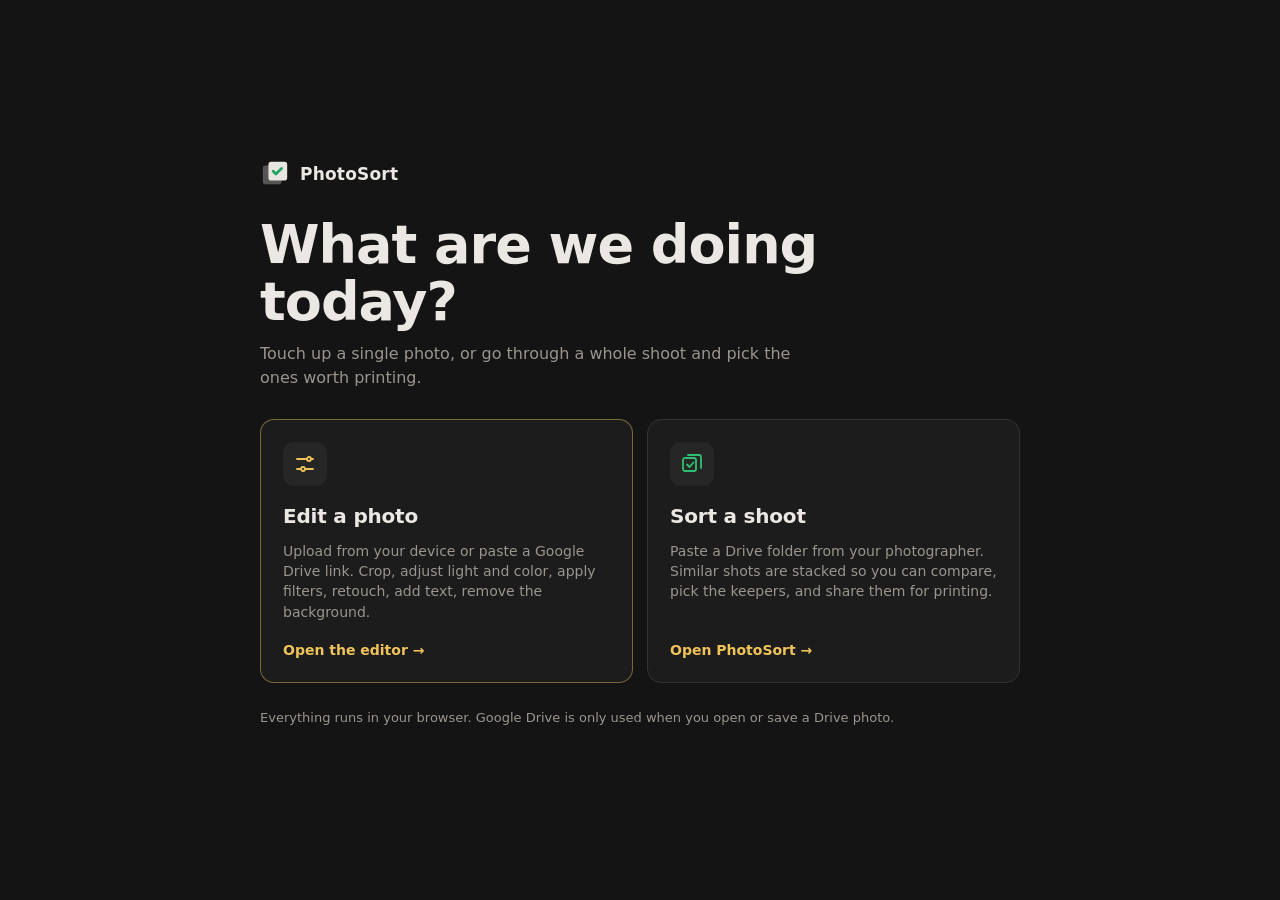
<file: index.html>
<!doctype html>
<html lang="en">
<head>
  <meta charset="utf-8">
  <meta name="viewport" content="width=device-width, initial-scale=1, viewport-fit=cover">
  <meta name="color-scheme" content="dark">
  <title>PhotoSort</title>
  <link rel="icon" href="data:image/svg+xml,%3Csvg xmlns='http://www.w3.org/2000/svg' viewBox='0 0 32 32'%3E%3Crect x='3' y='7' width='20' height='20' rx='3' fill='%23555'/%3E%3Crect x='9' y='3' width='20' height='20' rx='3' fill='%23e9e6e1'/%3E%3Cpath d='M14 13l3 3 6-6' stroke='%2321a366' stroke-width='3' fill='none' stroke-linecap='round' stroke-linejoin='round'/%3E%3C/svg%3E">
  <script>
    // Links from before the landing page existed pointed straight at the sorter (…/#/f/<folder>).
    if (/^#\/(f\/|demo)|^#demo$/.test(location.hash)) location.replace('sort.html' + location.hash);
  </script>
  <link rel="stylesheet" href="styles.css">
  <style>
    .landing { min-height: 100vh; display: grid; place-items: center; padding: 40px 16px; }
    .landing-card { width: min(760px, 100%); }
    .landing h1 { font-size: clamp(34px, 6vw, 54px); line-height: 1.05; margin: 28px 0 12px; letter-spacing: -1px; }
    .choices { display: grid; grid-template-columns: repeat(auto-fit, minmax(260px, 1fr)); gap: 14px; margin-top: 30px; }
    .choice {
      display: flex; flex-direction: column; gap: 10px; padding: 22px; border-radius: 14px;
      border: 1px solid var(--line); background: var(--bg-2); color: var(--text); text-decoration: none;
      transition: border-color .15s, background .15s, transform .1s;
    }
    .choice:hover { border-color: #5a5a5a; background: #202020; }
    .choice:active { transform: translateY(1px); }
    .choice .ico { width: 44px; height: 44px; border-radius: 11px; display: grid; place-items: center; background: var(--bg-3); }
    .choice h2 { margin: 6px 0 0; font-size: 20px; letter-spacing: -.2px; }
    .choice p { margin: 0; color: var(--muted); font-size: 14px; }
    .choice .go { margin-top: auto; padding-top: 8px; color: var(--accent); font-weight: 600; font-size: 14px; }
    .choice.primary-choice { border-color: rgba(240,195,90,.45); }
    .landing .foot { margin-top: 26px; font-size: 13px; }
  </style>
</head>
<body>
  <main class="landing">
    <div class="landing-card">
      <div class="brand">
        <svg viewBox="0 0 32 32" width="30" height="30" aria-hidden="true"><rect x="3" y="7" width="20" height="20" rx="3" fill="#555"/><rect x="9" y="3" width="20" height="20" rx="3" fill="#e9e6e1"/><path d="M14 13l3 3 6-6" stroke="#21a366" stroke-width="3" fill="none" stroke-linecap="round" stroke-linejoin="round"/></svg>
        PhotoSort
      </div>
      <h1>What are we doing today?</h1>
      <p class="lede">Touch up a single photo, or go through a whole shoot and pick the ones worth printing.</p>

      <div class="choices">
        <a class="choice primary-choice" href="edit.html" id="go-edit">
          <span class="ico" aria-hidden="true">
            <svg viewBox="0 0 24 24" width="24" height="24" fill="none" stroke="#f0c35a" stroke-width="1.8" stroke-linecap="round" stroke-linejoin="round"><path d="M4 7h10M18 7h2M4 17h4M12 17h8"/><circle cx="16" cy="7" r="2"/><circle cx="10" cy="17" r="2"/></svg>
          </span>
          <h2>Edit a photo</h2>
          <p>Upload from your device or paste a Google Drive link. Crop, adjust light and color, apply filters, retouch, add text, remove the background.</p>
          <span class="go">Open the editor →</span>
        </a>
        <a class="choice" href="sort.html" id="go-sort">
          <span class="ico" aria-hidden="true">
            <svg viewBox="0 0 24 24" width="24" height="24" fill="none" stroke="#2fbf71" stroke-width="1.8" stroke-linecap="round" stroke-linejoin="round"><rect x="3" y="6" width="13" height="13" rx="2"/><path d="M8 3h11a2 2 0 0 1 2 2v11"/><path d="M7 12.5l2.5 2.5 4-4.5"/></svg>
          </span>
          <h2>Sort a shoot</h2>
          <p>Paste a Drive folder from your photographer. Similar shots are stacked so you can compare, pick the keepers, and share them for printing.</p>
          <span class="go">Open PhotoSort →</span>
        </a>
      </div>
      <p class="foot muted">Everything runs in your browser. Google Drive is only used when you open or save a Drive photo.</p>
    </div>
  </main>
</body>
</html>
</file>
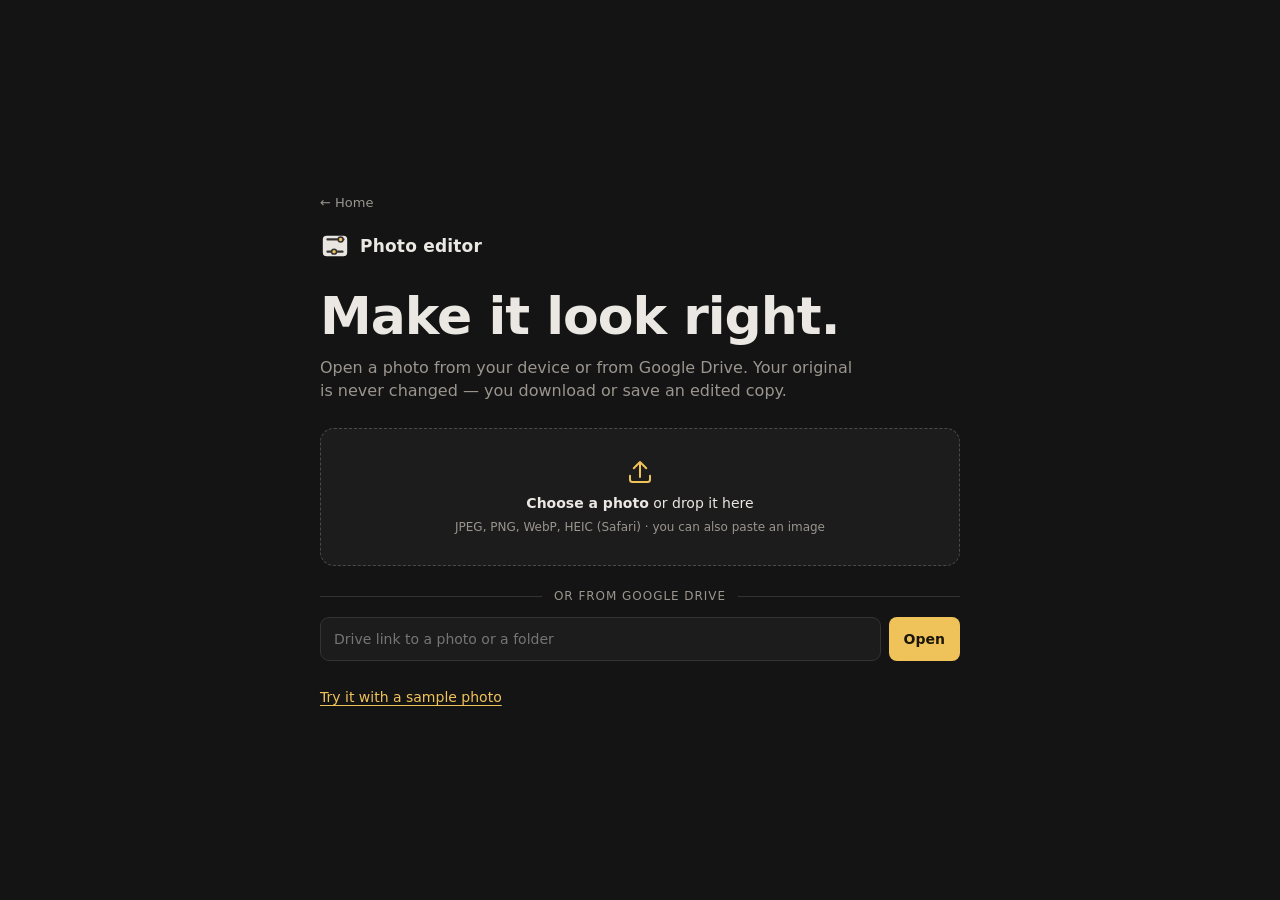
<file: edit.html>
<!doctype html>
<html lang="en">
<head>
  <meta charset="utf-8">
  <meta name="viewport" content="width=device-width, initial-scale=1, viewport-fit=cover">
  <meta name="color-scheme" content="dark">
  <title>Photo editor · PhotoSort</title>
  <link rel="icon" href="data:image/svg+xml,%3Csvg xmlns='http://www.w3.org/2000/svg' viewBox='0 0 32 32'%3E%3Crect x='3' y='5' width='26' height='22' rx='4' fill='%23e9e6e1'/%3E%3Cpath d='M8 9h12M24 9h1M8 22h5M17 22h7' stroke='%23333' stroke-width='2.4' stroke-linecap='round'/%3E%3Ccircle cx='22' cy='9' r='2.6' fill='%23f0c35a' stroke='%23333' stroke-width='1.6'/%3E%3Ccircle cx='15' cy='22' r='2.6' fill='%23f0c35a' stroke='%23333' stroke-width='1.6'/%3E%3C/svg%3E">
  <link rel="stylesheet" href="styles.css">
  <link rel="stylesheet" href="editor.css">
</head>
<body class="ed">
  <!-- Top bar (editing) -->
  <header id="e-top" hidden>
    <a class="icon-btn" href="./" title="Home" aria-label="Home">
      <svg viewBox="0 0 24 24" width="20" height="20"><path d="M15 5l-7 7 7 7" fill="none" stroke="currentColor" stroke-width="2" stroke-linecap="round" stroke-linejoin="round"/></svg>
    </a>
    <div class="e-title">
      <div id="e-name"></div>
      <div id="e-meta" class="muted small"></div>
    </div>
    <div class="e-nav" id="e-nav" hidden>
      <button id="e-prev" class="icon-btn" title="Previous photo in folder" aria-label="Previous photo">‹</button>
      <button id="e-folder" class="ghost small-btn" title="Back to the folder">Folder</button>
      <button id="e-next" class="icon-btn" title="Next photo in folder" aria-label="Next photo">›</button>
    </div>
    <button id="e-open" class="ghost small-btn hide-sm" title="Open a different photo">Open…</button>
    <div class="e-hist">
      <button id="e-undo" class="icon-btn" title="Undo (Ctrl+Z)" aria-label="Undo" disabled>
        <svg viewBox="0 0 24 24" width="19" height="19" fill="none" stroke="currentColor" stroke-width="2" stroke-linecap="round" stroke-linejoin="round"><path d="M9 14L4 9l5-5"/><path d="M4 9h10.5a5.5 5.5 0 0 1 0 11H11"/></svg>
      </button>
      <button id="e-redo" class="icon-btn" title="Redo (Ctrl+Shift+Z)" aria-label="Redo" disabled>
        <svg viewBox="0 0 24 24" width="19" height="19" fill="none" stroke="currentColor" stroke-width="2" stroke-linecap="round" stroke-linejoin="round"><path d="M15 14l5-5-5-5"/><path d="M20 9H9.5a5.5 5.5 0 0 0 0 11H13"/></svg>
      </button>
    </div>
    <button id="e-before" class="ghost small-btn" title="Hold to see the original (\)">Before</button>
    <button id="e-reset" class="ghost small-btn hide-sm" title="Undo all edits">Reset</button>
    <button id="e-export" class="primary">Save</button>
  </header>
  <div id="auth-banner" hidden>Your Google session expired. <button id="btn-reconnect" class="link">Reconnect</button></div>

  <!-- Open -->
  <section id="screen-open" class="start">
    <div class="start-card">
      <a class="home-link" href="./">← Home</a>
      <div class="brand">
        <svg viewBox="0 0 32 32" width="30" height="30" aria-hidden="true"><rect x="3" y="5" width="26" height="22" rx="4" fill="#e9e6e1"/><path d="M8 9h12M24 9h1M8 22h5M17 22h7" stroke="#333" stroke-width="2.4" stroke-linecap="round"/><circle cx="22" cy="9" r="2.6" fill="#f0c35a" stroke="#333" stroke-width="1.6"/><circle cx="15" cy="22" r="2.6" fill="#f0c35a" stroke="#333" stroke-width="1.6"/></svg>
        Photo editor
      </div>
      <h1>Make it look right.</h1>
      <p class="lede">Open a photo from your device or from Google Drive. Your original is never changed — you download or save an edited copy.</p>

      <label class="drop" id="drop">
        <input type="file" id="file" accept="image/*" hidden>
        <svg viewBox="0 0 24 24" width="30" height="30" fill="none" stroke="currentColor" stroke-width="1.6" stroke-linecap="round" stroke-linejoin="round" aria-hidden="true"><path d="M12 16V4M7 9l5-5 5 5"/><path d="M4 15v3a2 2 0 0 0 2 2h12a2 2 0 0 0 2-2v-3"/></svg>
        <span><b>Choose a photo</b> or drop it here</span>
        <span class="muted small">JPEG, PNG, WebP, HEIC (Safari) · you can also paste an image</span>
      </label>

      <div class="or"><span>or from Google Drive</span></div>
      <form id="drive-form" autocomplete="off">
        <input id="link" type="text" inputmode="url" spellcheck="false" placeholder="Drive link to a photo or a folder" aria-label="Google Drive link" required>
        <button class="primary" type="submit">Open</button>
      </form>
      <p id="open-msg" class="msg" hidden></p>
      <div id="setup" class="setup" hidden>
        <p><b>One-time setup needed for Google Drive.</b> This copy has no Google OAuth Client ID yet. Follow the <a href="https://github.com/hms-cap/photosort#google-cloud-setup" target="_blank" rel="noopener">setup guide</a>, then paste the Client ID here (saved in this browser only).</p>
        <div class="row"><input id="cid" placeholder="1234-abc.apps.googleusercontent.com"><button id="save-cid">Save</button></div>
      </div>
      <div class="start-foot">
        <button id="btn-sample" class="link">Try it with a sample photo</button>
      </div>
    </div>
  </section>

  <!-- Loading -->
  <section id="screen-loading" class="loading" hidden>
    <div class="spinner"></div>
    <p id="loading-text">Opening…</p>
  </section>

  <!-- Folder picker -->
  <section id="screen-folder" hidden>
    <div class="f-head">
      <button id="f-back" class="icon-btn" title="Open something else" aria-label="Back">
        <svg viewBox="0 0 24 24" width="20" height="20"><path d="M15 5l-7 7 7 7" fill="none" stroke="currentColor" stroke-width="2" stroke-linecap="round" stroke-linejoin="round"/></svg>
      </button>
      <div class="e-title"><div id="f-name"></div><div id="f-meta" class="muted small"></div></div>
    </div>
    <div id="f-grid" class="f-grid"></div>
  </section>

  <!-- Workspace -->
  <section id="screen-edit" hidden>
    <div id="stage">
      <canvas id="view"></canvas>
      <canvas id="overlay"></canvas>
      <div id="busy" hidden><div class="spinner"></div><span id="busy-text"></span></div>
      <div class="zoom">
        <button id="z-out" class="icon-btn" title="Zoom out (−)" aria-label="Zoom out">−</button>
        <button id="z-fit" class="zoom-val" title="Fit to screen (0)">Fit</button>
        <button id="z-in" class="icon-btn" title="Zoom in (+)" aria-label="Zoom in">+</button>
      </div>
    </div>

    <aside id="panel">
      <nav class="tabs" id="tabs" role="tablist">
        <button data-tool="crop"><svg viewBox="0 0 24 24"><path d="M6 2v14a2 2 0 0 0 2 2h14M2 6h14a2 2 0 0 1 2 2v14"/></svg>Crop</button>
        <button data-tool="adjust" class="on"><svg viewBox="0 0 24 24"><path d="M4 7h10M18 7h2M4 17h4M12 17h8"/><circle cx="16" cy="7" r="2"/><circle cx="10" cy="17" r="2"/></svg>Adjust</button>
        <button data-tool="filters"><svg viewBox="0 0 24 24"><circle cx="9" cy="9" r="5"/><circle cx="15" cy="9" r="5"/><circle cx="12" cy="15" r="5"/></svg>Filters</button>
        <button data-tool="retouch"><svg viewBox="0 0 24 24"><path d="M14 4l6 6-9 9H5v-6z"/><path d="M11 7l6 6"/></svg>Retouch</button>
        <button data-tool="text"><svg viewBox="0 0 24 24"><path d="M5 6V4h14v2M12 4v16M9 20h6"/></svg>Text</button>
        <button data-tool="draw"><svg viewBox="0 0 24 24"><path d="M3 21c3-1 4-3 5-5l9-9a2.1 2.1 0 0 0-3-3l-9 9c-2 1-4 2-5 5z"/></svg>Draw</button>
        <button data-tool="bg"><svg viewBox="0 0 24 24"><circle cx="12" cy="8" r="3.5"/><path d="M5 21c1-4 4-6 7-6s6 2 7 6"/><path d="M3 3h3M18 3h3M3 3v3M21 3v3" /></svg>Background</button>
      </nav>

      <div class="pane" data-pane="crop" hidden>
        <div class="row-btns">
          <button id="c-rotl" class="tool-btn" title="Rotate left"><svg viewBox="0 0 24 24"><path d="M4 4v6h6"/><path d="M4.5 13a8 8 0 1 0 2-7.3L4 10"/></svg>Rotate left</button>
          <button id="c-rotr" class="tool-btn" title="Rotate right"><svg viewBox="0 0 24 24"><path d="M20 4v6h-6"/><path d="M19.5 13a8 8 0 1 1-2-7.3L20 10"/></svg>Rotate right</button>
          <button id="c-fliph" class="tool-btn" title="Flip horizontally"><svg viewBox="0 0 24 24"><path d="M12 3v18M8 7L3 17h5zM16 7l5 10h-5z"/></svg>Flip</button>
          <button id="c-flipv" class="tool-btn" title="Flip vertically"><svg viewBox="0 0 24 24"><path d="M3 12h18M7 8L17 3v5zM7 16l10 5v-5z"/></svg>Flip vert.</button>
        </div>
        <div class="sl">
          <label><span>Straighten</span><output id="c-str-v">0°</output></label>
          <input type="range" id="c-str" min="-45" max="45" step="0.1" value="0">
        </div>
        <h4>Aspect ratio <button id="c-orient" class="link small" title="Swap portrait / landscape">⇄ swap</button></h4>
        <div class="chips" id="c-aspects"></div>
        <button id="c-reset" class="ghost wide">Reset crop &amp; rotation</button>
        <p class="hint">Drag the corners or edges of the frame. Drag inside it to move.</p>
      </div>

      <div class="pane" data-pane="adjust">
        <div class="row-btns"><button id="a-auto" class="tool-btn accent"><svg viewBox="0 0 24 24"><path d="M5 19L19 5M15 4l1 2 2 1-2 1-1 2-1-2-2-1 2-1zM5 10l.7 1.3L7 12l-1.3.7L5 14l-.7-1.3L3 12l1.3-.7z"/></svg>Auto enhance</button>
          <button id="a-reset" class="tool-btn">Reset adjustments</button></div>
        <div id="a-sliders"></div>
        <p class="hint">Double-click a slider's name to reset it.</p>
      </div>

      <div class="pane" data-pane="filters" hidden>
        <div class="presets" id="p-grid"></div>
        <div class="sl">
          <label><span>Strength</span><output id="p-str-v">100</output></label>
          <input type="range" id="p-str" min="0" max="100" step="1" value="100">
        </div>
        <p class="hint">Looks are applied on top of your adjustments.</p>
      </div>

      <div class="pane" data-pane="retouch" hidden>
        <div class="seg wide" id="r-mode">
          <button data-mode="heal" class="on">Heal</button>
          <button data-mode="blur">Blur</button>
        </div>
        <div class="sl">
          <label><span>Brush size</span><output id="r-size-v"></output></label>
          <input type="range" id="r-size" min="4" max="160" step="1" value="36">
        </div>
        <button id="r-clear" class="ghost wide">Remove all retouching</button>
        <p class="hint"><b>Heal</b>: paint over a blemish, spot or small object to blend it away. <b>Blur</b>: paint to soften an area (faces, licence plates, backgrounds). Zoom in for detail; <kbd>[</kbd> <kbd>]</kbd> change the brush size.</p>
      </div>

      <div class="pane" data-pane="text" hidden>
        <button id="t-add" class="tool-btn accent wide"><svg viewBox="0 0 24 24"><path d="M12 5v14M5 12h14"/></svg>Add text</button>
        <div id="t-edit" hidden>
          <textarea id="t-text" rows="2" placeholder="Type here"></textarea>
          <div class="field-row">
            <select id="t-font" aria-label="Font"></select>
            <div class="seg" id="t-style">
              <button data-k="weight" title="Bold"><b>B</b></button>
              <button data-k="italic" title="Italic"><i>I</i></button>
            </div>
            <div class="seg" id="t-align">
              <button data-a="left" title="Align left">⟸</button>
              <button data-a="center" title="Center">≡</button>
              <button data-a="right" title="Align right">⟹</button>
            </div>
          </div>
          <div class="sl">
            <label><span>Size</span><output id="t-size-v"></output></label>
            <input type="range" id="t-size" min="1" max="30" step="0.1">
          </div>
          <h4>Color</h4>
          <div class="swatches" id="t-colors"></div>
          <div class="field-row checks">
            <label class="check"><input type="checkbox" id="t-shadow"> Shadow</label>
            <label class="check"><input type="checkbox" id="t-outline"> Outline</label>
            <label class="check"><input type="checkbox" id="t-bg"> Label</label>
          </div>
          <button id="t-del" class="ghost wide danger">Delete text</button>
        </div>
        <p class="hint">Drag text on the photo to move it. Tap a text to edit it.</p>
      </div>

      <div class="pane" data-pane="draw" hidden>
        <div class="seg wide" id="d-mode">
          <button data-mode="pen" class="on">Pen</button>
          <button data-mode="marker">Marker</button>
          <button data-mode="eraser">Eraser</button>
        </div>
        <div class="sl">
          <label><span>Size</span><output id="d-size-v"></output></label>
          <input type="range" id="d-size" min="1" max="80" step="1" value="8">
        </div>
        <h4>Color</h4>
        <div class="swatches" id="d-colors"></div>
        <button id="d-clear" class="ghost wide">Clear all drawings</button>
      </div>

      <div class="pane" data-pane="bg" hidden>
        <button id="b-detect" class="tool-btn accent wide"><svg viewBox="0 0 24 24"><circle cx="12" cy="8" r="3.5"/><path d="M5 21c1-4 4-6 7-6s6 2 7 6"/></svg>Remove background</button>
        <div id="b-opts" hidden>
          <label class="check"><input type="checkbox" id="b-on" checked> Background removed</label>
          <h4>Replace with</h4>
          <div class="seg wide" id="b-mode">
            <button data-mode="transparent">Transparent</button>
            <button data-mode="color">Color</button>
            <button data-mode="blur">Blur</button>
          </div>
          <div id="b-color-wrap"><div class="swatches" id="b-colors"></div></div>
          <div class="sl" id="b-blur-wrap">
            <label><span>Blur</span><output id="b-blur-v"></output></label>
            <input type="range" id="b-blur" min="10" max="100" step="1">
          </div>
        </div>
        <p class="hint">Finds the people in the photo and separates them from the background. Works best on portraits and photos of people. The first use downloads a small model (~16 MB). Transparent backgrounds are saved as PNG.</p>
      </div>
    </aside>
  </section>

  <!-- Save / export -->
  <div id="export" class="overlay panel" hidden role="dialog" aria-label="Save">
    <div class="panel-card narrow">
      <div class="panel-head">
        <h2>Save your photo</h2>
        <button id="x-close" class="icon-btn" aria-label="Close">
          <svg viewBox="0 0 24 24" width="20" height="20"><path d="M6 6l12 12M18 6L6 18" stroke="currentColor" stroke-width="2" stroke-linecap="round"/></svg>
        </button>
      </div>
      <div class="panel-body x-body">
        <label class="field"><span>File name</span><input id="x-name"></label>
        <div class="x-row">
          <span class="x-label">Format</span>
          <div class="seg" id="x-format">
            <button data-f="jpeg">JPEG</button>
            <button data-f="png">PNG</button>
            <button data-f="webp">WebP</button>
          </div>
        </div>
        <div class="sl" id="x-q-wrap">
          <label><span>Quality</span><output id="x-q-v"></output></label>
          <input type="range" id="x-q" min="50" max="100" step="1" value="92">
        </div>
        <div class="x-row">
          <span class="x-label">Size</span>
          <select id="x-size"></select>
        </div>
        <p id="x-note" class="muted small" hidden></p>
        <div class="x-drive">
          <h4>Google Drive</h4>
          <div id="x-dest-wrap" hidden>
            <label class="check"><input type="radio" name="x-dest" value="same" checked> <span id="x-dest-same">Same folder as the original</span></label>
            <label class="check"><input type="radio" name="x-dest" value="root"> My Drive</label>
          </div>
          <p id="x-dest-root" class="muted small">Saved to the top of your My Drive.</p>
        </div>
        <div id="x-result" class="r-result" hidden></div>
      </div>
      <div class="panel-foot">
        <button id="x-drive" class="ghost">Save to Google Drive</button>
        <button id="x-download" class="primary">Download</button>
      </div>
    </div>
  </div>

  <div id="toast" role="status" aria-live="polite"></div>
  <script type="module" src="js/editor/main.js"></script>
</body>
</html>
</file>
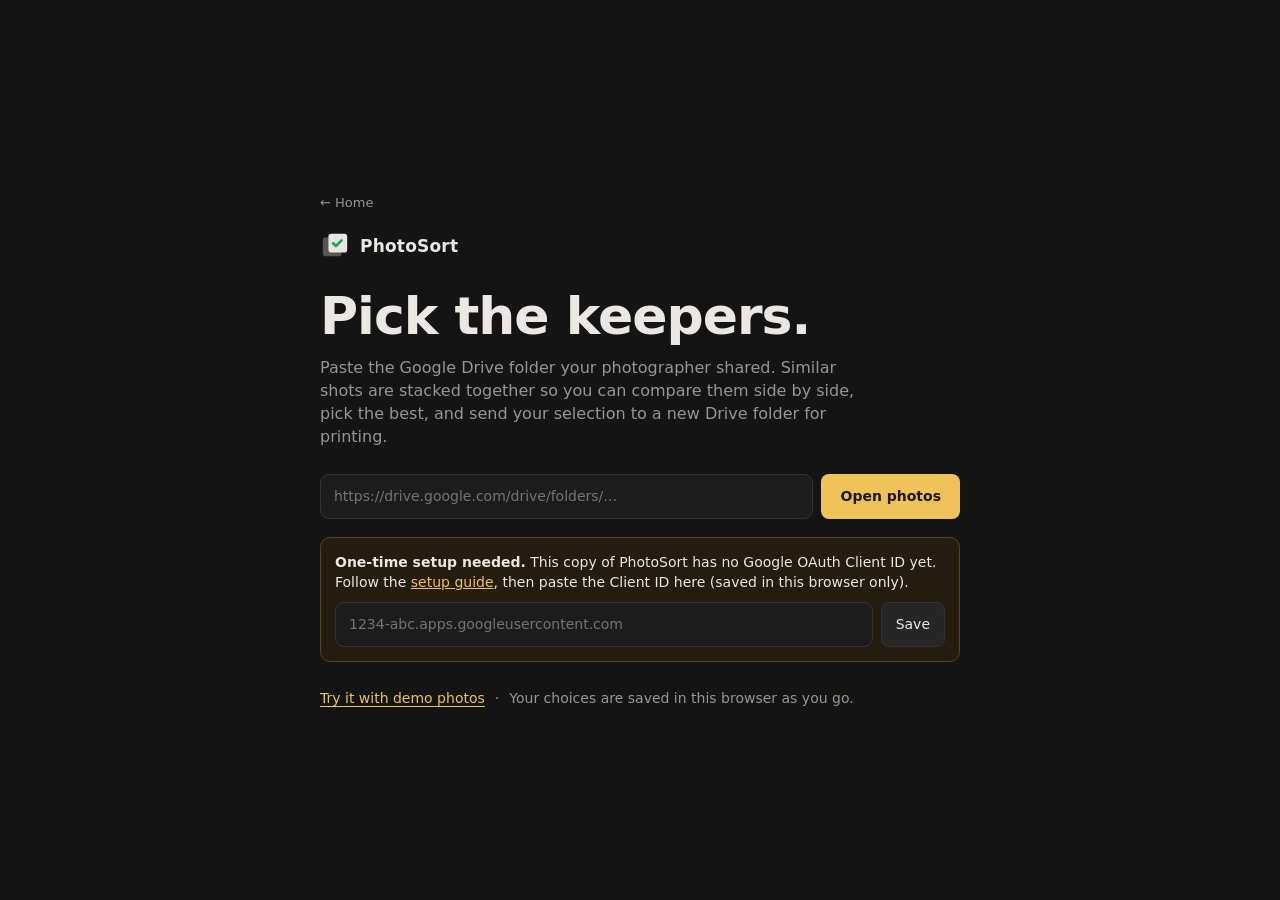
<file: sort.html>
<!doctype html>
<html lang="en">
<head>
  <meta charset="utf-8">
  <meta name="viewport" content="width=device-width, initial-scale=1, viewport-fit=cover">
  <meta name="color-scheme" content="dark">
  <title>PhotoSort</title>
  <link rel="icon" href="data:image/svg+xml,%3Csvg xmlns='http://www.w3.org/2000/svg' viewBox='0 0 32 32'%3E%3Crect x='3' y='7' width='20' height='20' rx='3' fill='%23555'/%3E%3Crect x='9' y='3' width='20' height='20' rx='3' fill='%23e9e6e1'/%3E%3Cpath d='M14 13l3 3 6-6' stroke='%2321a366' stroke-width='3' fill='none' stroke-linecap='round' stroke-linejoin='round'/%3E%3C/svg%3E">
  <link rel="stylesheet" href="styles.css">
</head>
<body>
  <!-- Top bar (grid screen) -->
  <header id="topbar" hidden>
    <button id="btn-home" class="icon-btn" title="Open another folder" aria-label="Home">
      <svg viewBox="0 0 24 24" width="20" height="20"><path d="M15 5l-7 7 7 7" fill="none" stroke="currentColor" stroke-width="2" stroke-linecap="round" stroke-linejoin="round"/></svg>
    </button>
    <div class="folder-title">
      <div id="folder-name"></div>
      <div id="folder-meta" class="muted small"></div>
    </div>
    <div class="seg rounds" id="rounds" role="tablist" aria-label="Selection rounds" hidden></div>
    <div class="seg filters" id="filters" role="tablist" aria-label="Filter photos">
      <button data-filter="all" class="on">All <b></b></button>
      <button data-filter="todo">To review <b></b></button>
      <button data-filter="p">Picked <b></b></button>
      <button data-filter="r">Rejected <b></b></button>
    </div>
    <div class="tools">
      <button id="btn-stack" class="chip" title="Stack similar shots together (S)" aria-pressed="true"></button>
      <label class="slider" id="sim-wrap" title="How alike photos must be to stack together">
        <span>Stacking</span><input id="sim" type="range" min="0" max="24" step="1">
      </label>
      <label class="slider hide-sm" title="Thumbnail size">
        <span>Size</span><input id="tile-size" type="range" min="120" max="380" step="10">
      </label>
      <button id="btn-help" class="icon-btn" title="Keyboard shortcuts (?)" aria-label="Help">?</button>
      <button id="btn-newwin" class="ghost hide-sm" title="Open your picks as the next round in a new window" hidden></button>
      <button id="btn-review" class="primary">Review &amp; share <span id="pick-count" class="pill">0</span></button>
    </div>
  </header>
  <div id="status-strip" hidden><span id="status-text"></span><div class="bar"><i id="status-bar"></i></div></div>
  <div id="auth-banner" hidden>Your Google session expired. <button id="btn-reconnect" class="link">Reconnect</button></div>

  <main>
    <!-- Start -->
    <section id="screen-start" class="start">
      <div class="start-card">
        <a class="home-link" href="./" title="Back to home">← Home</a>
        <div class="brand">
          <svg viewBox="0 0 32 32" width="30" height="30" aria-hidden="true"><rect x="3" y="7" width="20" height="20" rx="3" fill="#555"/><rect x="9" y="3" width="20" height="20" rx="3" fill="#e9e6e1"/><path d="M14 13l3 3 6-6" stroke="#21a366" stroke-width="3" fill="none" stroke-linecap="round" stroke-linejoin="round"/></svg>
          PhotoSort
        </div>
        <h1>Pick the keepers.</h1>
        <p class="lede">Paste the Google Drive folder your photographer shared. Similar shots are stacked together so you can compare them side by side, pick the best, and send your selection to a new Drive folder for printing.</p>
        <form id="open-form" autocomplete="off">
          <input id="link" type="text" inputmode="url" spellcheck="false" placeholder="https://drive.google.com/drive/folders/…" aria-label="Google Drive folder link" required>
          <button class="primary" type="submit" id="btn-open">Open photos</button>
        </form>
        <p id="start-msg" class="msg" hidden></p>
        <div id="setup" class="setup" hidden>
          <p><b>One-time setup needed.</b> This copy of PhotoSort has no Google OAuth Client ID yet. Follow the <a href="https://github.com/hms-cap/photosort#google-cloud-setup" target="_blank" rel="noopener">setup guide</a>, then paste the Client ID here (saved in this browser only).</p>
          <div class="row"><input id="cid" placeholder="1234-abc.apps.googleusercontent.com"><button id="save-cid">Save</button></div>
        </div>
        <div id="recent" hidden>
          <h3>Recent folders</h3>
          <ul></ul>
        </div>
        <div class="start-foot">
          <button id="btn-demo" class="link">Try it with demo photos</button>
          <span class="muted">·</span>
          <span class="muted">Your choices are saved in this browser as you go.</span>
        </div>
      </div>
    </section>

    <!-- Loading -->
    <section id="screen-loading" class="loading" hidden>
      <div class="spinner"></div>
      <p id="loading-text">Opening folder…</p>
    </section>

    <!-- Grid -->
    <section id="screen-grid" hidden>
      <div id="grid" class="grid" role="grid" aria-label="Photos"></div>
      <p id="grid-empty" class="empty" hidden></p>
    </section>
  </main>

  <!-- Viewer -->
  <div id="viewer" class="overlay viewer" hidden role="dialog" aria-label="Photo viewer">
    <div class="v-top">
      <button id="v-close" class="icon-btn" title="Back to grid (Esc)" aria-label="Close">
        <svg viewBox="0 0 24 24" width="20" height="20"><path d="M6 6l12 12M18 6L6 18" stroke="currentColor" stroke-width="2" stroke-linecap="round"/></svg>
      </button>
      <div class="v-title">
        <div id="v-name"></div>
        <div id="v-pos" class="muted small"></div>
      </div>
      <div class="seg" id="v-mode">
        <button data-mode="compare" title="See the whole stack side by side (C)">Compare</button>
        <button data-mode="single" title="One photo, large (Enter)">Single</button>
      </div>
      <button id="v-edit" class="ghost hide-sm" title="Open this photo in the editor (new tab)" hidden>Edit</button>
      <label class="check hide-sm" title="Move to the next photo after picking or rejecting">
        <input type="checkbox" id="v-auto"> Auto-advance
      </label>
    </div>
    <div class="v-stage" id="v-stage"></div>
    <div class="v-strip" id="v-strip"></div>
    <div class="v-actions">
      <button id="v-prev-set" class="ghost" title="Previous stack (↑)">‹ <span class="hide-sm">Prev stack</span></button>
      <button id="v-reject" class="act reject" title="Reject (X)">✕ Reject <kbd>X</kbd></button>
      <button id="v-pick" class="act pick" title="Pick (P)">✓ Pick <kbd>P</kbd></button>
      <button id="v-only" class="act" title="Pick this one, reject the rest of the stack (Shift+P)">Keep only <span class="hide-sm">this</span> <kbd>⇧P</kbd></button>
      <button id="v-next-set" class="ghost" title="Next stack (↓)"><span class="hide-sm">Next stack</span> ›</button>
    </div>
  </div>

  <!-- Review & share -->
  <div id="review" class="overlay panel" hidden role="dialog" aria-label="Review and share">
    <div class="panel-card">
      <div class="panel-head">
        <h2>Selected for print <span id="r-count" class="pill"></span></h2>
        <button id="r-close" class="icon-btn" aria-label="Close">
          <svg viewBox="0 0 24 24" width="20" height="20"><path d="M6 6l12 12M18 6L6 18" stroke="currentColor" stroke-width="2" stroke-linecap="round"/></svg>
        </button>
      </div>
      <div class="panel-body">
        <label class="field r-round" id="r-round-wrap" hidden><span>Share the picks from</span><select id="r-round"></select></label>
        <div id="r-grid" class="r-grid"></div>
        <p id="r-empty" class="empty" hidden>Nothing picked yet. Press <kbd>P</kbd> on a photo, or click its ✓, to add it here.</p>
        <div id="r-prev" class="r-prev" hidden></div>
        <div class="r-form">
          <label class="field"><span>New Drive folder name</span><input id="r-name"></label>
          <label class="check"><input type="checkbox" id="r-anyone" checked> Anyone with the link can view</label>
          <label class="field"><span>Also share with <span class="muted">(optional, comma separated)</span></span><input id="r-emails" type="text" placeholder="printshop@example.com"></label>
          <p class="muted small">Copies are created in <b>your</b> Google Drive and count toward your storage. Running this again later only adds new picks and removes un-picked ones.</p>
        </div>
        <div id="r-progress" class="r-progress" hidden><div class="bar"><i></i></div><span></span></div>
        <div id="r-result" class="r-result" hidden></div>
      </div>
      <div class="panel-foot">
        <button id="r-list" class="ghost">Download file list</button>
        <button id="r-share" class="primary">Create Drive folder</button>
      </div>
    </div>
  </div>

  <!-- Help -->
  <div id="help" class="overlay panel" hidden role="dialog" aria-label="Keyboard shortcuts">
    <div class="panel-card narrow">
      <div class="panel-head"><h2>How it works</h2><button id="h-close" class="icon-btn" aria-label="Close">
        <svg viewBox="0 0 24 24" width="20" height="20"><path d="M6 6l12 12M18 6L6 18" stroke="currentColor" stroke-width="2" stroke-linecap="round"/></svg></button></div>
      <div class="panel-body">
        <p>Photos taken moments apart that look alike are <b>stacked</b> (the tiles with a number). Open a stack to compare its shots side by side and keep the best one(s). Drag <b>Stacking</b> left for tighter stacks, or use <b>Unstack</b> to see every photo on its own.</p>
        <p><b>Rounds.</b> Everything you pick moves on to the next round, where only those photos are shown so you can narrow them down again. Switch rounds with the tabs at the top, or open the next round in its own window — both windows stay in sync, so you can go back and forth. Changing a pick in an earlier round updates the later ones.</p>
        <table class="keys">
          <tr><td><kbd>P</kbd> / <kbd>Space</kbd></td><td>Pick (press again to undo)</td></tr>
          <tr><td><kbd>X</kbd></td><td>Reject (press again to undo)</td></tr>
          <tr><td><kbd>⇧</kbd>+<kbd>P</kbd></td><td>Keep only this one, reject the rest of the stack</td></tr>
          <tr><td><kbd>U</kbd></td><td>Clear mark</td></tr>
          <tr><td><kbd>←</kbd> <kbd>→</kbd></td><td>Previous / next photo</td></tr>
          <tr><td><kbd>↑</kbd> <kbd>↓</kbd></td><td>Previous / next stack</td></tr>
          <tr><td><kbd>Enter</kbd> / <kbd>C</kbd></td><td>Open photo / switch Single ↔ Compare</td></tr>
          <tr><td><kbd>S</kbd></td><td>Stack / unstack similar shots (grid)</td></tr>
          <tr><td><kbd>[</kbd> <kbd>]</kbd></td><td>Previous / next round (grid)</td></tr>
          <tr><td><kbd>Z</kbd> or click</td><td>Zoom to check focus (single view)</td></tr>
          <tr><td><kbd>Esc</kbd></td><td>Back</td></tr>
        </table>
        <p class="muted small">On a phone: swipe left/right between photos and use the buttons at the bottom.</p>
      </div>
    </div>
  </div>

  <div id="toast" role="status" aria-live="polite"></div>
  <script type="module" src="js/app.js"></script>
</body>
</html>
</file>
<file: styles.css>
:root {
  --bg: #141414;
  --bg-2: #1c1c1c;
  --bg-3: #262626;
  --line: #333;
  --text: #ebe8e3;
  --muted: #9a958e;
  --pick: #2fbf71;
  --pick-soft: rgba(47, 191, 113, .18);
  --reject: #e5534b;
  --accent: #f0c35a;
  --focus: #6ea8fe;
  --radius: 10px;
  --tile: 200px;
  --font: ui-sans-serif, system-ui, -apple-system, "Segoe UI", Roboto, "Helvetica Neue", Arial, sans-serif;
  color-scheme: dark;
}

* { box-sizing: border-box; }
html, body { margin: 0; height: 100%; }
body {
  background: var(--bg);
  color: var(--text);
  font: 14px/1.45 var(--font);
  -webkit-font-smoothing: antialiased;
}
[hidden] { display: none !important; }
button { font: inherit; color: inherit; cursor: pointer; }
input { font: inherit; color: inherit; }
a { color: var(--accent); }
kbd {
  font: 11px/1 ui-monospace, SFMono-Regular, Menlo, monospace;
  border: 1px solid #555; border-bottom-width: 2px; border-radius: 4px;
  padding: 2px 5px; color: var(--muted); background: rgba(255,255,255,.04);
}
.muted { color: var(--muted); }
.small { font-size: 12px; }
.pill {
  display: inline-block; min-width: 1.6em; padding: 1px 7px; border-radius: 99px;
  background: rgba(0,0,0,.25); font-size: 12px; font-weight: 600; text-align: center;
}

/* Buttons */
.primary, .ghost, .act, .setup button, .seg button {
  border: 1px solid var(--line); background: var(--bg-3); border-radius: 8px;
  padding: 8px 14px; white-space: nowrap; transition: background .12s, border-color .12s, transform .06s;
}
.primary { background: var(--accent); color: #1b1608; border-color: transparent; font-weight: 600; }
.primary:hover { filter: brightness(1.06); }
.primary:disabled { opacity: .5; cursor: default; }
.ghost { background: transparent; }
.ghost:hover, .act:hover, .setup button:hover { background: #303030; }
button:active { transform: translateY(1px); }
.link { background: none; border: 0; padding: 0; color: var(--accent); text-decoration: underline; text-underline-offset: 3px; }
.icon-btn {
  display: inline-grid; place-items: center; width: 34px; height: 34px; flex: none;
  border-radius: 8px; border: 1px solid transparent; background: transparent; font-weight: 700;
}
.icon-btn:hover { background: var(--bg-3); border-color: var(--line); }
:focus-visible { outline: 2px solid var(--focus); outline-offset: 2px; }

.seg { display: inline-flex; border: 1px solid var(--line); border-radius: 9px; padding: 2px; background: var(--bg-2); }
.seg button { border: 0; background: transparent; padding: 6px 11px; border-radius: 7px; color: var(--muted); }
.seg button.on { background: var(--bg-3); color: var(--text); box-shadow: 0 1px 0 rgba(255,255,255,.05) inset; }
.seg button b { font-weight: 600; margin-left: 2px; opacity: .8; }

.chip {
  display: inline-flex; align-items: center; gap: 6px; padding: 6px 10px; border-radius: 8px;
  border: 1px solid var(--line); background: var(--bg-2); color: var(--muted); font-size: 12px; white-space: nowrap;
}
.chip:hover { color: var(--text); border-color: #555; }
.chip[aria-pressed="true"] { color: var(--text); background: var(--bg-3); }
.rounds button { color: var(--muted); }
.rounds button.on { color: var(--accent); }
.rounds button.next { font-style: italic; }
select {
  font: inherit; color: inherit; padding: 9px 12px; border-radius: 9px; border: 1px solid var(--line); background: var(--bg-2);
}
.r-round { margin-bottom: 14px; max-width: 360px; }
.check { display: inline-flex; align-items: center; gap: 7px; cursor: pointer; user-select: none; }
.check input { width: 16px; height: 16px; accent-color: var(--pick); }

/* Top bar */
#topbar {
  position: sticky; top: 0; z-index: 20; display: flex; align-items: center; gap: 12px; flex-wrap: wrap;
  padding: 10px 16px; background: rgba(20,20,20,.92); backdrop-filter: blur(10px);
  border-bottom: 1px solid var(--line);
}
.folder-title { min-width: 0; flex: 1 1 180px; }
#folder-name { font-weight: 600; font-size: 15px; white-space: nowrap; overflow: hidden; text-overflow: ellipsis; }
.tools { display: flex; align-items: center; gap: 12px; }
.slider { display: inline-flex; align-items: center; gap: 8px; color: var(--muted); font-size: 12px; }
.slider input { width: 96px; accent-color: var(--accent); }
#btn-review .pill { margin-left: 4px; }

#status-strip {
  position: relative; z-index: 19; display: flex; align-items: center; gap: 12px;
  padding: 6px 16px; font-size: 12px; color: var(--muted); background: var(--bg-2); border-bottom: 1px solid var(--line);
}
#status-strip .bar { flex: 0 0 160px; }
.bar { height: 4px; border-radius: 4px; background: var(--bg-3); overflow: hidden; }
.bar i { display: block; height: 100%; width: 0; background: var(--accent); transition: width .2s; }
#auth-banner {
  padding: 8px 16px; background: #3a2a10; color: #f6dfae; border-bottom: 1px solid #5a4319; text-align: center;
}

/* Start */
.start { min-height: 100vh; display: grid; place-items: center; padding: 32px 16px; }
.start-card { width: min(640px, 100%); }
.brand { display: flex; align-items: center; gap: 10px; font-weight: 700; font-size: 17px; letter-spacing: .2px; }
.start h1 { font-size: clamp(34px, 6vw, 52px); line-height: 1.05; margin: 28px 0 12px; letter-spacing: -1px; }
.lede { color: var(--muted); font-size: 16px; max-width: 54ch; margin: 0 0 26px; }
#open-form { display: flex; gap: 8px; }
#open-form input, .setup input, .field input {
  flex: 1; min-width: 0; padding: 11px 13px; border-radius: 9px; border: 1px solid var(--line);
  background: var(--bg-2); outline: none;
}
#open-form input:focus, .setup input:focus, .field input:focus { border-color: #666; }
#open-form .primary { padding: 11px 18px; }
.msg { margin: 12px 0 0; color: #f3a69f; }
.msg.info { color: var(--muted); }
.setup { margin-top: 18px; padding: 14px; border: 1px solid #5a4319; background: #241c0e; border-radius: var(--radius); }
.setup p { margin: 0 0 10px; }
.setup .row { display: flex; gap: 8px; }
#recent { margin-top: 30px; }
#recent h3 { font-size: 12px; text-transform: uppercase; letter-spacing: .08em; color: var(--muted); margin: 0 0 8px; }
#recent ul { list-style: none; padding: 0; margin: 0; border: 1px solid var(--line); border-radius: var(--radius); overflow: hidden; }
#recent li { display: flex; align-items: center; gap: 10px; padding: 10px 12px; background: var(--bg-2); cursor: pointer; }
#recent li + li { border-top: 1px solid var(--line); }
#recent li:hover { background: var(--bg-3); }
#recent .r-title { flex: 1; min-width: 0; overflow: hidden; text-overflow: ellipsis; white-space: nowrap; }
#recent .forget { opacity: .5; }
#recent .forget:hover { opacity: 1; }
.start-foot { margin-top: 26px; display: flex; gap: 10px; flex-wrap: wrap; align-items: center; }

.loading { min-height: 70vh; display: grid; place-content: center; justify-items: center; gap: 14px; color: var(--muted); }
.spinner { width: 34px; height: 34px; border: 3px solid var(--bg-3); border-top-color: var(--accent); border-radius: 50%; animation: spin 0.8s linear infinite; }
@keyframes spin { to { transform: rotate(360deg); } }

/* Grid */
.grid {
  display: grid; grid-template-columns: repeat(auto-fill, minmax(var(--tile), 1fr));
  gap: 14px; padding: 16px 16px 80px;
}
.tile {
  position: relative; aspect-ratio: 3 / 2; border-radius: 8px; cursor: pointer; outline: none;
  background: var(--bg-2);
}
.tile.stack { margin: 6px 6px 0 0; }
.tile.stack::before, .tile.stack::after {
  content: ""; position: absolute; inset: 0; border-radius: 8px; background: #2c2c2c; border: 1px solid #3a3a3a;
}
.tile.stack::before { transform: translate(6px, -6px); z-index: 0; }
.tile.stack::after { transform: translate(3px, -3px); z-index: 0; background: #333; }
.tile .frame {
  position: absolute; inset: 0; z-index: 1; border-radius: 8px; overflow: hidden; background: #202020;
  box-shadow: 0 0 0 1px rgba(255,255,255,.06);
}
.tile img { width: 100%; height: 100%; object-fit: contain; display: block; transition: opacity .2s; }
.tile.focus .frame, .tile:focus-visible .frame { box-shadow: 0 0 0 2px var(--focus); }
.tile.picked .frame { box-shadow: 0 0 0 3px var(--pick); }
.tile.picked.focus .frame { box-shadow: 0 0 0 3px var(--pick), 0 0 0 6px var(--focus); }
.tile.rejected img { opacity: .28; filter: grayscale(.7); }
.tile .badges { position: absolute; z-index: 2; top: 7px; left: 7px; display: flex; gap: 5px; pointer-events: none; }
.badge {
  display: inline-flex; align-items: center; gap: 4px; padding: 2px 7px; border-radius: 6px;
  font-size: 12px; font-weight: 600; background: rgba(0,0,0,.66); backdrop-filter: blur(4px);
}
.badge.picks { background: var(--pick); color: #06210f; }
.badge.rej { background: rgba(229,83,75,.85); color: #fff; }
.badge.done { background: rgba(0,0,0,.66); color: var(--pick); }
.tile .name {
  position: absolute; z-index: 2; left: 0; right: 0; bottom: 0; padding: 14px 8px 5px; font-size: 11px;
  color: #ddd; background: linear-gradient(transparent, rgba(0,0,0,.7)); border-radius: 0 0 8px 8px;
  white-space: nowrap; overflow: hidden; text-overflow: ellipsis; opacity: 0; transition: opacity .15s; pointer-events: none;
}
.tile .quick { position: absolute; z-index: 3; top: 6px; right: 6px; display: flex; gap: 5px; opacity: 0; transition: opacity .15s; }
.tile:hover .name, .tile:hover .quick, .tile.focus .quick, .tile.focus .name { opacity: 1; }
.qbtn {
  width: 30px; height: 30px; border-radius: 50%; border: 0; display: grid; place-items: center; font-size: 15px; font-weight: 700;
  background: rgba(0,0,0,.65); color: #fff; backdrop-filter: blur(4px);
}
.qbtn.p:hover, .qbtn.p.on { background: var(--pick); color: #06210f; }
.qbtn.r:hover, .qbtn.r.on { background: var(--reject); }
.empty { text-align: center; color: var(--muted); padding: 60px 16px; }
@media (hover: none) { .tile .quick { opacity: 1; } }

/* Overlays */
.overlay { position: fixed; inset: 0; z-index: 50; }
.viewer { display: flex; flex-direction: column; background: #0d0d0d; }
.v-top { display: flex; align-items: center; gap: 12px; padding: 8px 12px; border-bottom: 1px solid #222; }
.v-title { flex: 1; min-width: 0; }
#v-name { font-weight: 600; white-space: nowrap; overflow: hidden; text-overflow: ellipsis; }
.v-stage { position: relative; flex: 1; min-height: 0; overflow: hidden; }
.v-strip { display: flex; gap: 6px; padding: 8px 12px; overflow-x: auto; border-top: 1px solid #222; scrollbar-width: thin; }
.v-strip:empty { display: none; }
.v-actions {
  display: flex; justify-content: center; align-items: center; gap: 10px; padding: 10px 12px calc(10px + env(safe-area-inset-bottom));
  border-top: 1px solid #222; flex-wrap: wrap;
}
.act { min-width: 110px; font-weight: 600; }
.act.pick.on { background: var(--pick); color: #06210f; border-color: transparent; }
.act.reject.on { background: var(--reject); color: #fff; border-color: transparent; }
.act kbd { margin-left: 6px; }
.act.on kbd { color: inherit; border-color: currentColor; opacity: .7; }

/* single */
.single { position: absolute; inset: 0; padding: 14px; touch-action: none; }
.single img {
  display: block; width: 100%; height: 100%; object-fit: contain; cursor: zoom-in; user-select: none; -webkit-user-drag: none;
}
.single.zoomed { overflow: auto; padding: 0; cursor: grab; }
.single.zoomed img { width: auto; height: auto; max-width: none; max-height: none; margin: auto; cursor: zoom-out; }
a.primary { display: inline-block; text-decoration: none; }
.mark {
  position: absolute; z-index: 2; top: 14px; right: 14px; padding: 5px 11px; border-radius: 8px; font-weight: 700; font-size: 13px;
  pointer-events: none;
}
.mark.p { background: var(--pick); color: #06210f; }
.mark.r { background: var(--reject); color: #fff; }
.nav-zone { position: absolute; top: 0; bottom: 0; width: 64px; z-index: 3; border: 0; background: transparent; color: #fff; font-size: 30px; opacity: 0; transition: opacity .15s; }
.nav-zone:hover { opacity: .8; background: linear-gradient(to var(--dir), transparent, rgba(0,0,0,.35)); }
.nav-zone.prev { left: 0; --dir: left; }
.nav-zone.next { right: 0; --dir: right; }

/* compare */
.compare { position: absolute; inset: 0; overflow-y: auto; padding: 12px; display: grid; gap: 10px; align-content: start; }
.compare.fit { align-content: stretch; }
.cell {
  position: relative; min-height: 0; border-radius: 8px; background: #181818; overflow: hidden; cursor: pointer;
  box-shadow: 0 0 0 1px #2a2a2a; display: grid; place-items: center;
}
.compare:not(.fit) .cell { aspect-ratio: 3 / 2; }
.cell img { max-width: 100%; max-height: 100%; width: 100%; height: 100%; object-fit: contain; display: block; }
.cell.focus { box-shadow: 0 0 0 2px var(--focus); }
.cell.p { box-shadow: 0 0 0 3px var(--pick); }
.cell.p.focus { box-shadow: 0 0 0 3px var(--pick), 0 0 0 6px var(--focus); }
.cell.r img { opacity: .3; filter: grayscale(.7); }
.cell .cbtns { position: absolute; top: 8px; right: 8px; display: flex; gap: 6px; }
.cell .cname { position: absolute; left: 8px; bottom: 6px; font-size: 11px; color: #ccc; text-shadow: 0 1px 2px #000; }
.cell .cnum { position: absolute; left: 8px; top: 8px; font-size: 12px; }

.thumb {
  flex: none; position: relative; width: 84px; height: 56px; border-radius: 5px; overflow: hidden; border: 0; padding: 0;
  background: #1b1b1b; box-shadow: 0 0 0 1px #2c2c2c;
}
.thumb img { width: 100%; height: 100%; object-fit: cover; display: block; }
.thumb.cur { box-shadow: 0 0 0 2px var(--focus); }
.thumb.p { box-shadow: 0 0 0 2px var(--pick); }
.thumb.cur.p { box-shadow: 0 0 0 2px var(--pick), 0 0 0 4px var(--focus); }
.thumb.r img { opacity: .3; }
.thumb .dot { position: absolute; right: 4px; top: 4px; width: 9px; height: 9px; border-radius: 50%; }
.thumb.p .dot { background: var(--pick); }
.thumb.r .dot { background: var(--reject); }

/* Panels */
.panel { background: rgba(0,0,0,.6); display: grid; place-items: center; padding: 16px; backdrop-filter: blur(3px); }
.panel-card {
  width: min(920px, 100%); max-height: calc(100vh - 32px); display: flex; flex-direction: column;
  background: var(--bg-2); border: 1px solid var(--line); border-radius: 14px; box-shadow: 0 30px 80px rgba(0,0,0,.5);
}
.panel-card.narrow { width: min(560px, 100%); }
.panel-head { display: flex; align-items: center; justify-content: space-between; padding: 14px 16px; border-bottom: 1px solid var(--line); }
.panel-head h2 { margin: 0; font-size: 17px; display: flex; align-items: center; gap: 8px; }
.panel-body { padding: 16px; overflow-y: auto; }
.panel-foot { display: flex; justify-content: flex-end; gap: 10px; padding: 12px 16px; border-top: 1px solid var(--line); flex-wrap: wrap; }
.r-grid { display: grid; grid-template-columns: repeat(auto-fill, minmax(110px, 1fr)); gap: 8px; max-height: 38vh; overflow-y: auto; }
.r-item { position: relative; aspect-ratio: 3 / 2; border-radius: 6px; overflow: hidden; background: #111; }
.r-item img { width: 100%; height: 100%; object-fit: cover; display: block; }
.r-item button {
  position: absolute; top: 4px; right: 4px; width: 22px; height: 22px; border-radius: 50%; border: 0;
  background: rgba(0,0,0,.7); color: #fff; font-size: 12px; opacity: 0;
}
.r-item:hover button { opacity: 1; }
@media (hover: none) { .r-item button { opacity: 1; } }
.r-form { display: grid; gap: 12px; margin-top: 18px; }
.field { display: grid; gap: 6px; }
.r-prev { margin-top: 14px; padding: 10px 12px; border-radius: 8px; background: var(--bg-3); }
.r-progress { margin-top: 16px; display: grid; gap: 6px; color: var(--muted); }
.r-result { margin-top: 16px; padding: 14px; border-radius: 10px; border: 1px solid #23573a; background: #11281b; }
.r-result.warn { border-color: #5a4319; background: #241c0e; }
.r-result .row { display: flex; gap: 8px; margin-top: 10px; flex-wrap: wrap; }
.r-result input { flex: 1; min-width: 200px; padding: 8px 10px; border-radius: 8px; border: 1px solid var(--line); background: var(--bg); }
.r-result ul { margin: 8px 0 0; padding-left: 18px; }
table.keys { width: 100%; border-collapse: collapse; margin: 12px 0; }
table.keys td { padding: 6px 4px; border-bottom: 1px solid var(--line); }
table.keys td:first-child { white-space: nowrap; width: 40%; }

#toast {
  position: fixed; left: 50%; bottom: 24px; transform: translate(-50%, 20px); z-index: 100;
  padding: 10px 16px; border-radius: 10px; background: #2b2b2b; border: 1px solid #3a3a3a; color: var(--text);
  opacity: 0; pointer-events: none; transition: opacity .2s, transform .2s; max-width: calc(100vw - 32px);
}
#toast.show { opacity: 1; transform: translate(-50%, 0); }
.viewer:not([hidden]) ~ #toast { bottom: 84px; }

@media (max-width: 760px) {
  #topbar { gap: 8px; padding: 8px 10px; }
  .filters { order: 3; width: 100%; overflow-x: auto; }
  .rounds { order: 3; width: 100%; overflow-x: auto; }
  .rounds button { flex: 1; }
  .filters button { flex: 1; padding: 6px 8px; }
  .tools { gap: 8px; }
  .slider input { width: 70px; }
  .hide-sm { display: none !important; }
  #status-strip { top: auto; }
  .grid { gap: 10px; padding: 10px 10px 80px; grid-template-columns: repeat(auto-fill, minmax(min(var(--tile), 44vw), 1fr)); }
  .act { min-width: 0; padding: 10px 12px; }
  .v-actions { flex-wrap: nowrap; gap: 6px; }
  .v-actions .ghost { padding: 10px 12px; }
  .act kbd, .v-actions kbd { display: none; }
  #open-form { flex-direction: column; }
}

.home-link { display: inline-block; margin-bottom: 18px; color: var(--muted); text-decoration: none; font-size: 13px; }
.home-link:hover { color: var(--text); }
</file>
<file: editor.css>
/* Photo editor — builds on styles.css */
body.ed { height: 100dvh; overflow: hidden; display: flex; flex-direction: column; }
body.ed > section { flex: 1; min-height: 0; }
body.ed #screen-open { overflow-y: auto; min-height: 0; }

/* Top bar */
#e-top {
  display: flex; align-items: center; gap: 8px; padding: 8px 12px; flex: none;
  border-bottom: 1px solid var(--line); background: var(--bg);
}
.e-title { flex: 1; min-width: 0; }
.e-title > div:first-child { font-weight: 600; white-space: nowrap; overflow: hidden; text-overflow: ellipsis; }
.e-title .small { white-space: nowrap; overflow: hidden; text-overflow: ellipsis; }
.e-nav, .e-hist { display: flex; align-items: center; gap: 2px; }
.icon-btn:disabled { opacity: .35; cursor: default; background: transparent; border-color: transparent; }
.icon-btn { font-size: 20px; }
.small-btn { padding: 6px 11px; font-size: 13px; }
#e-before.on { background: var(--bg-3); color: var(--accent); }

/* Open screen */
.drop {
  display: grid; justify-items: center; gap: 6px; padding: 28px 16px; text-align: center; cursor: pointer;
  border: 1.5px dashed #4a4a4a; border-radius: 14px; background: var(--bg-2); transition: border-color .15s, background .15s;
}
.drop:hover, .drop.over { border-color: var(--accent); background: #211e17; }
.drop svg { color: var(--accent); }
.or { display: flex; align-items: center; gap: 12px; margin: 22px 0 12px; color: var(--muted); font-size: 12px; text-transform: uppercase; letter-spacing: .08em; }
.or::before, .or::after { content: ""; flex: 1; height: 1px; background: var(--line); }
#drive-form { display: flex; gap: 8px; }
#drive-form input {
  flex: 1; min-width: 0; padding: 11px 13px; border-radius: 9px; border: 1px solid var(--line); background: var(--bg-2); outline: none;
}
#drive-form input:focus { border-color: #666; }

/* Folder picker */
#screen-folder { display: flex; flex-direction: column; }
#screen-folder[hidden] { display: none !important; }
.f-head { display: flex; align-items: center; gap: 10px; padding: 10px 14px; border-bottom: 1px solid var(--line); }
.f-grid {
  flex: 1; overflow-y: auto; display: grid; grid-template-columns: repeat(auto-fill, minmax(160px, 1fr));
  gap: 10px; padding: 14px; align-content: start;
}
.f-item {
  position: relative; aspect-ratio: 1; border-radius: 8px; overflow: hidden; background: var(--bg-2);
  border: 0; padding: 0; box-shadow: 0 0 0 1px rgba(255,255,255,.06);
}
.f-item:hover { box-shadow: 0 0 0 2px var(--accent); }
.f-item img { width: 100%; height: 100%; object-fit: cover; display: block; }
.f-item span {
  position: absolute; left: 0; right: 0; bottom: 0; padding: 12px 6px 4px; font-size: 11px; text-align: left;
  background: linear-gradient(transparent, rgba(0,0,0,.75)); white-space: nowrap; overflow: hidden; text-overflow: ellipsis;
}

/* Workspace */
#screen-edit { display: flex; min-height: 0; }
#screen-edit[hidden] { display: none !important; }
#stage {
  position: relative; flex: 1; min-width: 0; overflow: hidden; touch-action: none;
  background:
    repeating-conic-gradient(#1a1a1a 0% 25%, #151515 0% 50%) 0 0 / 22px 22px;
}
#view { position: absolute; left: 0; top: 0; box-shadow: 0 4px 30px rgba(0,0,0,.5); image-rendering: auto; }
#overlay { position: absolute; inset: 0; width: 100%; height: 100%; touch-action: none; }
#busy {
  position: absolute; inset: 0; display: grid; place-content: center; justify-items: center; gap: 12px;
  background: rgba(0,0,0,.45); color: var(--text); z-index: 3;
}
.zoom {
  position: absolute; left: 12px; bottom: 12px; z-index: 2; display: flex; align-items: center; gap: 2px;
  background: rgba(20,20,20,.85); border: 1px solid var(--line); border-radius: 10px; padding: 2px; backdrop-filter: blur(6px);
}
.zoom-val { min-width: 54px; border: 0; background: none; font-size: 12px; color: var(--muted); padding: 6px; }
.zoom-val:hover { color: var(--text); }

#panel {
  width: 320px; flex: none; display: flex; flex-direction: column; min-height: 0;
  border-left: 1px solid var(--line); background: var(--bg);
}
.tabs { display: grid; grid-template-columns: repeat(4, 1fr); gap: 2px; padding: 8px; border-bottom: 1px solid var(--line); }
.tabs button {
  display: grid; justify-items: center; gap: 3px; padding: 7px 2px; border: 0; border-radius: 8px;
  background: none; color: var(--muted); font-size: 11.5px;
}
.tabs button svg { width: 20px; height: 20px; fill: none; stroke: currentColor; stroke-width: 1.7; stroke-linecap: round; stroke-linejoin: round; }
.tabs button:hover { color: var(--text); background: var(--bg-2); }
.tabs button.on { color: var(--accent); background: var(--bg-3); }
.pane { flex: 1; overflow-y: auto; padding: 14px 16px 24px; }
.pane h4, .x-drive h4 { margin: 18px 0 8px; font-size: 11.5px; text-transform: uppercase; letter-spacing: .08em; color: var(--muted); font-weight: 600; display: flex; align-items: center; justify-content: space-between; }
.pane h4:first-child { margin-top: 0; }
.hint { color: var(--muted); font-size: 12.5px; margin: 16px 0 0; }
.wide { width: 100%; }
.danger { color: #f3a69f; }

.row-btns { display: flex; flex-wrap: wrap; gap: 6px; margin-bottom: 8px; }
.tool-btn {
  display: inline-flex; align-items: center; justify-content: center; gap: 6px; padding: 8px 11px; border-radius: 8px;
  border: 1px solid var(--line); background: var(--bg-2); font-size: 13px; flex: 1 1 auto;
}
.tool-btn svg { width: 17px; height: 17px; fill: none; stroke: currentColor; stroke-width: 1.8; stroke-linecap: round; stroke-linejoin: round; flex: none; }
.tool-btn:hover { background: var(--bg-3); }
.tool-btn.accent { color: var(--accent); border-color: rgba(240,195,90,.35); }
.ghost.wide { margin-top: 14px; }

/* Sliders */
.sl { margin: 12px 0 2px; }
.sl label { display: flex; justify-content: space-between; font-size: 13px; margin-bottom: 4px; cursor: default; user-select: none; }
.sl label span { cursor: pointer; }
.sl output { color: var(--muted); font-variant-numeric: tabular-nums; min-width: 3ch; text-align: right; }
.sl output.changed { color: var(--accent); }
.sl input[type=range] { width: 100%; }
.group-title { margin: 20px 0 2px; font-size: 11.5px; text-transform: uppercase; letter-spacing: .08em; color: var(--muted); font-weight: 600; }
.group-title:first-child { margin-top: 6px; }
input[type=range] { accent-color: var(--accent); height: 22px; }
/* Centered sliders (−100…100) show a centre tick */
.sl.center { position: relative; }
.sl.center::after { content: ""; position: absolute; left: 50%; bottom: 3px; width: 1px; height: 6px; background: #666; pointer-events: none; }

.chips { display: flex; flex-wrap: wrap; gap: 6px; }
.chips button { padding: 6px 10px; border-radius: 8px; border: 1px solid var(--line); background: var(--bg-2); font-size: 12.5px; color: var(--muted); }
.chips button.on { color: var(--text); border-color: var(--accent); background: var(--bg-3); }
.seg.wide { display: flex; width: 100%; margin-bottom: 6px; }
.seg.wide button { flex: 1; }

/* Filter grid */
.presets { display: grid; grid-template-columns: repeat(3, 1fr); gap: 8px; }
.preset { border: 0; padding: 0; background: none; display: grid; gap: 4px; font-size: 11.5px; color: var(--muted); }
.preset canvas, .preset .ph { width: 100%; aspect-ratio: 1; object-fit: cover; border-radius: 8px; display: block; background: var(--bg-2); box-shadow: 0 0 0 1px rgba(255,255,255,.06); }
.preset.on { color: var(--accent); }
.preset.on canvas { box-shadow: 0 0 0 2px var(--accent); }

/* Text */
textarea {
  width: 100%; resize: vertical; padding: 9px 11px; border-radius: 9px; border: 1px solid var(--line);
  background: var(--bg-2); color: inherit; font: inherit; outline: none; margin-top: 12px;
}
textarea:focus { border-color: #666; }
.field-row { display: flex; gap: 6px; align-items: center; flex-wrap: wrap; margin-top: 10px; }
.field-row select { flex: 1; min-width: 90px; padding: 7px 9px; }
.field-row .seg button { padding: 5px 9px; }
.field-row.checks { gap: 14px; }
.swatches { display: flex; flex-wrap: wrap; gap: 7px; align-items: center; }
.sw {
  width: 26px; height: 26px; border-radius: 50%; border: 2px solid rgba(255,255,255,.15); padding: 0; cursor: pointer;
}
.sw.on { outline: 2px solid var(--accent); outline-offset: 2px; }
.sw-custom { position: relative; overflow: hidden; background: conic-gradient(red, yellow, lime, cyan, blue, magenta, red); }
.sw-custom input { position: absolute; inset: -4px; opacity: 0; cursor: pointer; width: 40px; height: 40px; }

/* Export */
.x-body { display: grid; gap: 14px; }
.x-row { display: flex; align-items: center; gap: 12px; justify-content: space-between; flex-wrap: wrap; }
.x-label { font-size: 13px; }
.x-row select { min-width: 220px; }
.sl#x-q-wrap { margin: 0; }
.x-drive { border-top: 1px solid var(--line); padding-top: 4px; display: grid; gap: 8px; }
.x-drive h4 { margin: 10px 0 2px; }
.x-drive p { margin: 0; }
.r-result a { word-break: break-all; }

/* Mobile: panel below the photo */
@media (max-width: 760px) {
  #screen-edit { flex-direction: column; }
  #panel { width: auto; height: 44vh; height: 44dvh; border-left: 0; border-top: 1px solid var(--line); }
  .tabs { display: flex; overflow-x: auto; scrollbar-width: none; padding: 6px; }
  .tabs button { flex: 0 0 auto; min-width: 70px; }
  .pane { padding: 10px 14px 20px; }
  #e-top { gap: 4px; padding: 6px 8px; }
  .zoom { left: 8px; bottom: 8px; }
  .presets { grid-template-columns: repeat(4, 1fr); }
}
</file>
